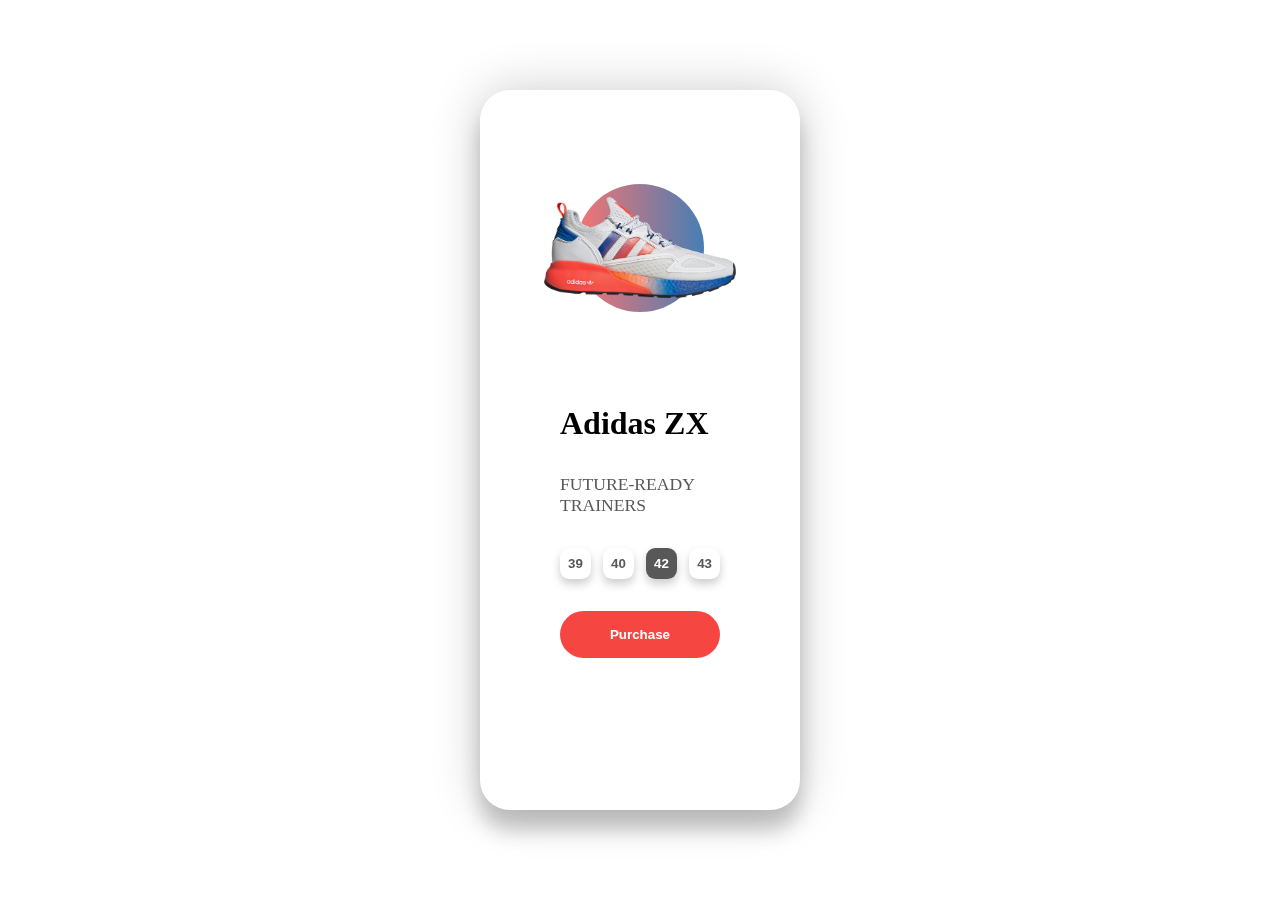
<file: 3dAnimationCard/index.html>
<!DOCTYPE html>
<html lang="en">
<head>
    <meta charset="UTF-8">
    <meta http-equiv="X-UA-Compatible" content="IE=edge">
    <meta name="viewport" content="width=device-width, initial-scale=1.0">
    <link rel="stylesheet" href="">
    <link rel="stylesheet" href="./style.css">
    <title>3D Card Effect</title>
</head>
<body>
    <div class="container">
        <div class="card">
            <div class="sneaker">
                <div class="circle"></div>
                <img src="./adidas.png" alt="adidas">
            </div>
            <div class="info">
                <h1 class="title">Adidas ZX</h1>
                <h3>FUTURE-READY TRAINERS</h3>
                <div class="sizes">
                    <button>39</button>
                    <button>40</button>
                    <button class="active">42</button>
                    <button>43</button>
                </div>
                <div class="purchase">
                    <button>Purchase</button>
                </div>
            </div>
        </div>
    </div>
    <script src="./app.js"></script>
</body>
</html>
</file>
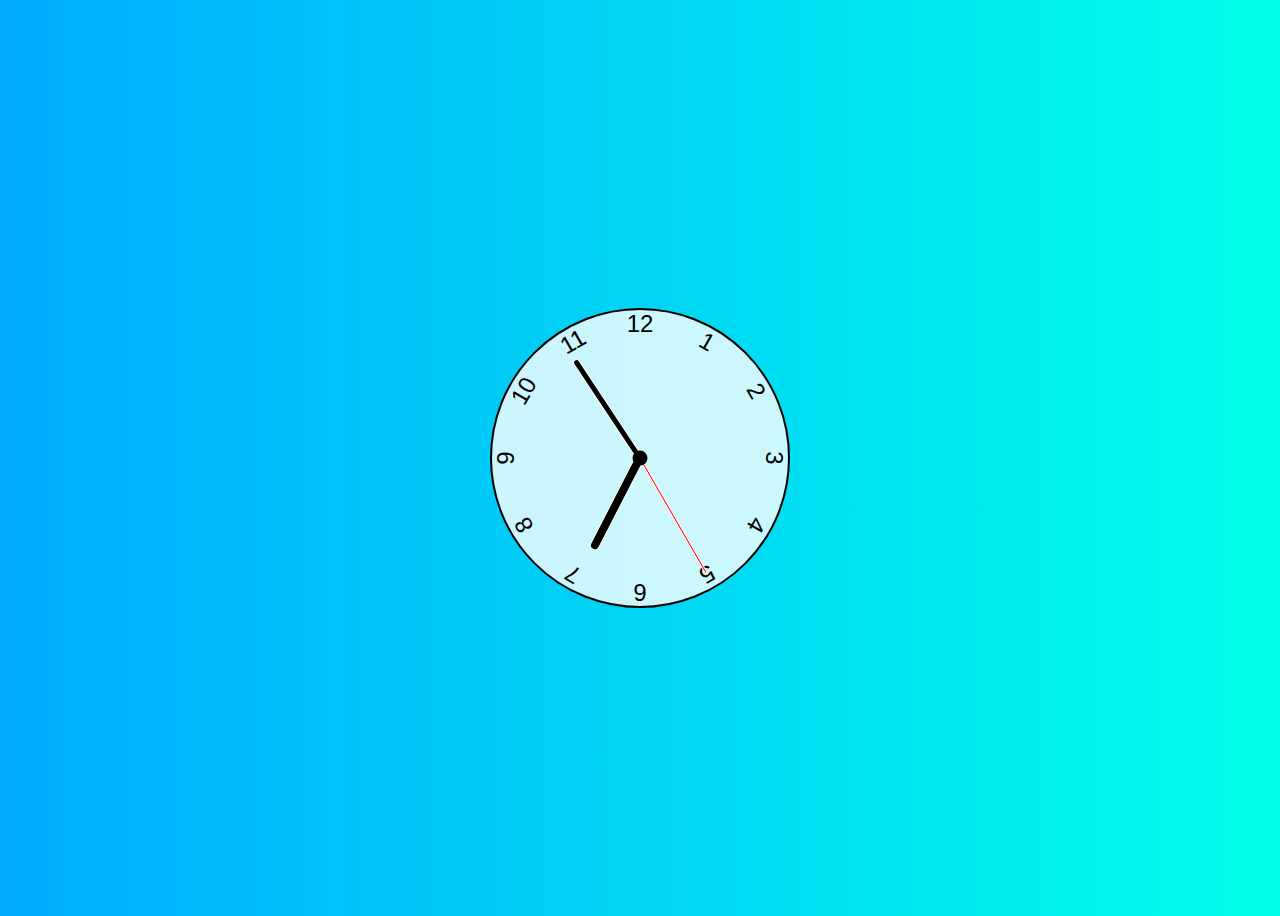
<file: analogClock/index.html>
<!DOCTYPE html>
<html lang="en">
<head>
    <meta charset="UTF-8">
    <meta http-equiv="X-UA-Compatible" content="IE=edge">
    <meta name="viewport" content="width=device-width, initial-scale=1.0">
    <link rel="stylesheet" href="./style.css">
    <title>Document</title>
</head>
<body>
    <div class="clock">
        <div class="hand hour"></div>
        <div class="hand minute"></div>
        <div class="hand second"></div>
        <div class="number number1">1</div>
        <div class="number number2">2</div>
        <div class="number number3">3</div>
        <div class="number number4">4</div>
        <div class="number number5">5</div>
        <div class="number number6">6</div>
        <div class="number number7">7</div>
        <div class="number number8">8</div>
        <div class="number number9">9</div>
        <div class="number number10">10</div>
        <div class="number number11">11</div>
        <div class="number number12">12</div>
    </div>

    <script src="./app.js"></script>
</body>
</html>
</file>
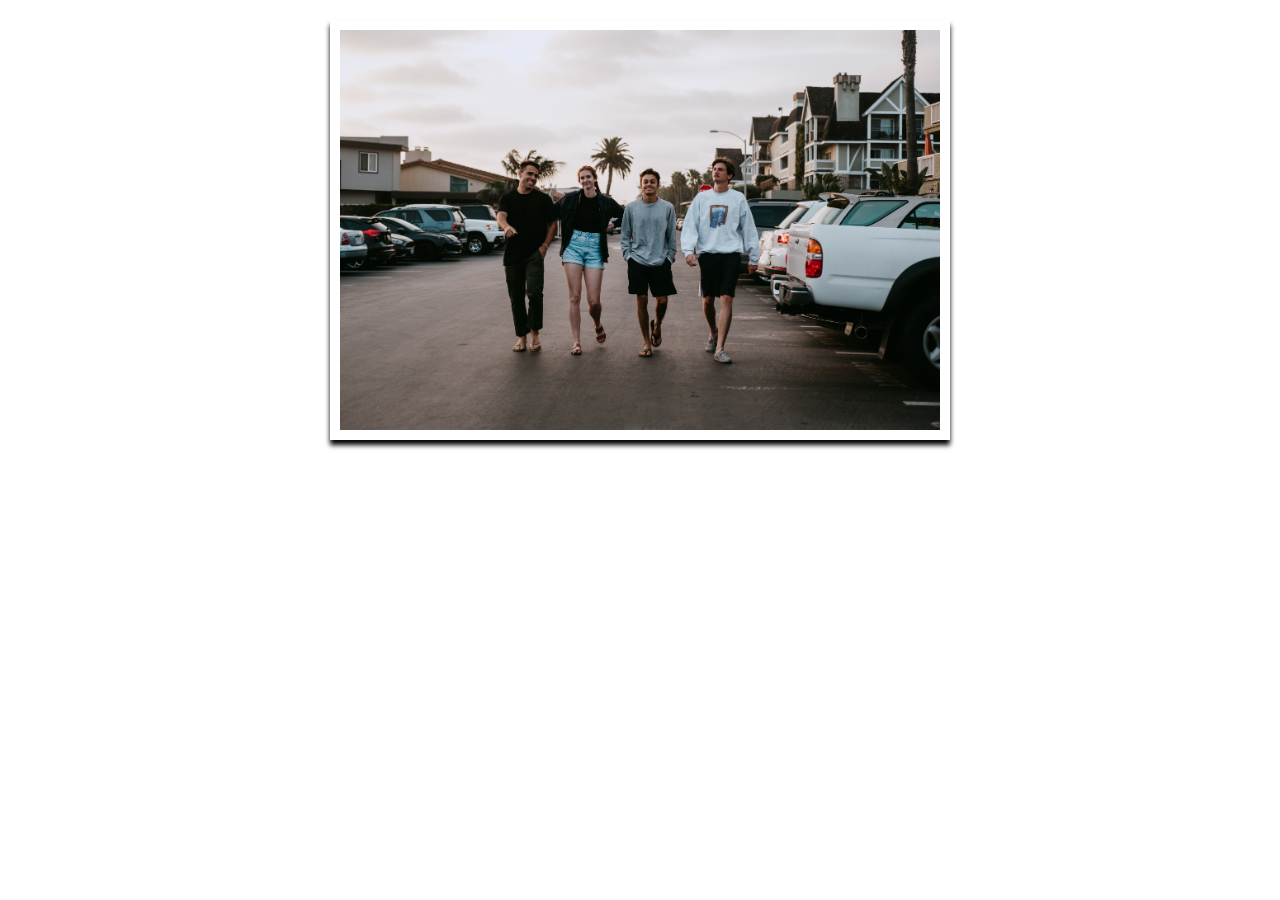
<file: Face_Detection/index.html>
<!DOCTYPE html>
<html lang="en">
<head>
    <meta charset="UTF-8">
    <meta http-equiv="X-UA-Compatible" content="IE=edge">
    <meta name="viewport" content="width=device-width, initial-scale=1.0">
    <link rel="stylesheet" href="./style.css">
    <title>Face Detection</title>
</head>
<body>

    <div id="container">
        <img src="./photos/yanapi-senaud-H-j7KH1gjP4-unsplash.jpg" alt="" class="image" id="image">
    </div>


    <script src="./jquery-3.6.0.js"></script>
    <script src="./jquery.facedetection.js"></script>
    <script src="./app.js"></script>
</body>
</html>
</file>
<file: 3dAnimationCard/style.css>
* {
    margin: 0;
    padding: 0;
    box-sizing: border-box;
}
body {
    min-height: 100vh;
    display: flex;
    align-items: center;
    justify-content: center;
    perspective: 1000px;
}
.container {
    width: 50%;
    display: flex;
    justify-content: center;
    align-items: center;
}
.card {
    transform-style: preserve-3d;
    min-height: 80vh;
    width: 20rem;
    border-radius: 30px;
    padding: 0rem 5rem;
    box-shadow: 0px 20px 20px rgba(0, 0, 0, 0.2), 0px 0px 50px rgba(0, 0, 0, 0.2);
}
.sneaker{
    min-height: 35vh;
    display: flex;
    align-items: center;
    justify-content: center;
}
.sneaker img {
    width: 12rem;
    z-index: 2;
    transition: all 0.75s ease-out;

}
.circle {
    width: 8rem;
    height: 8rem;
    background: linear-gradient(
        to right,
        rgba(245,70,66,0.75),
        rgba(8,83,156,0.75)
    );
    position: absolute;
    border-radius: 50%;
    z-index: 1;
}
.info h1 {
    font-size: 2rem;
    transition: all 0.75s ease-out;
}
.info h3 {
    font-size: 1.1rem;
    padding: 2rem 0rem;
    color: #585858;
    font-weight: lighter;
    transition: all 0.75s ease-out;

}
.sizes {
    display: flex;
    justify-content: space-between;
    transition: all 0.75s ease-out;

}
.sizes button {
    padding: 0.5rem;
    background: none;
    border: none;
    box-shadow: 0px 5px 10px rgba(0, 0, 0, 0.2);
    border-radius: 30%;
    cursor: pointer;
    font-weight: bold;
    color: #585858;
}
.sizes .active {
    background: #585858;
    color: white;
}
.purchase {
    margin-top: 2rem;
    transition: all 0.75s ease-out;

}
.purchase button {
    width: 100%;
    padding: 1rem 0rem;
    background: #f54642;
    color: white;
    border: none;
    cursor: pointer;
    border-radius: 30px;
    font-weight: bolder;
}
</file>
<file: analogClock/style.css>
*, *::after, *::before {
    box-sizing: border-box;
    font-family: Gotham Rounded, sans-serif;
  }
  
  body {
    background: linear-gradient(to right, hsl(200, 100%, 50%), hsl(175, 100%, 50%));
    display: flex;
    justify-content: center;
    align-items: center;
    min-height: 100vh;
    overflow: hidden;
  }
  
  .clock {
    width: 300px;
    height: 300px;
    background-color: rgba(255, 255, 255, .8);
    border-radius: 50%;
    border: 2px solid black;
    position: relative;
  }
  
  .clock .number {
    --rotation: 0;
    position: absolute;
    width: 100%;
    height: 100%;
    text-align: center;
    transform: rotate(var(--rotation));
    font-size: 1.5rem;
  }
  
  .clock .number1 { --rotation: 30deg; }
  .clock .number2 { --rotation: 60deg; }
  .clock .number3 { --rotation: 90deg; }
  .clock .number4 { --rotation: 120deg; }
  .clock .number5 { --rotation: 150deg; }
  .clock .number6 { --rotation: 180deg; }
  .clock .number7 { --rotation: 210deg; }
  .clock .number8 { --rotation: 240deg; }
  .clock .number9 { --rotation: 270deg; }
  .clock .number10 { --rotation: 300deg; }
  .clock .number11 { --rotation: 330deg; }
  
  .clock .hand {
    --rotation: 0;
    position: absolute;
    bottom: 50%;
    left: 50%;
    border: 1px solid white;
    border-top-left-radius: 10px;
    border-top-right-radius: 10px;
    transform-origin: bottom;
    z-index: 10;
    transform: translateX(-50%) rotate(calc(var(--rotation) * 1deg));
  }
  
  .clock::after {
    content: '';
    position: absolute;
    background-color: black;
    z-index: 11;
    width: 15px;
    height: 15px;
    top: 50%;
    left: 50%;
    transform: translate(-50%, -50%);
    border-radius: 50%;
  }
  
  .clock .hand.second {
    width: 3px;
    height: 45%;
    background-color: red;
  }
  
  .clock .hand.minute {
    width: 7px;
    height: 40%;
    background-color: black;
  }
  
  .clock .hand.hour {
    width: 10px;
    height: 35%;
    background-color: black;
  }
</file>
<file: Face_Detection/style.css>
#container {
    position: relative;
    width: 600px;
    height: auto;
    margin: 20px auto;
    border: 10px solid #fff;
    box-shadow: 0 5px 5px #000;
}

.image {
    display: block;
    width: 100%;
    height: auto;
}

.face {
    position: absolute;
    border: 2px solid #fff;
}
</file>
